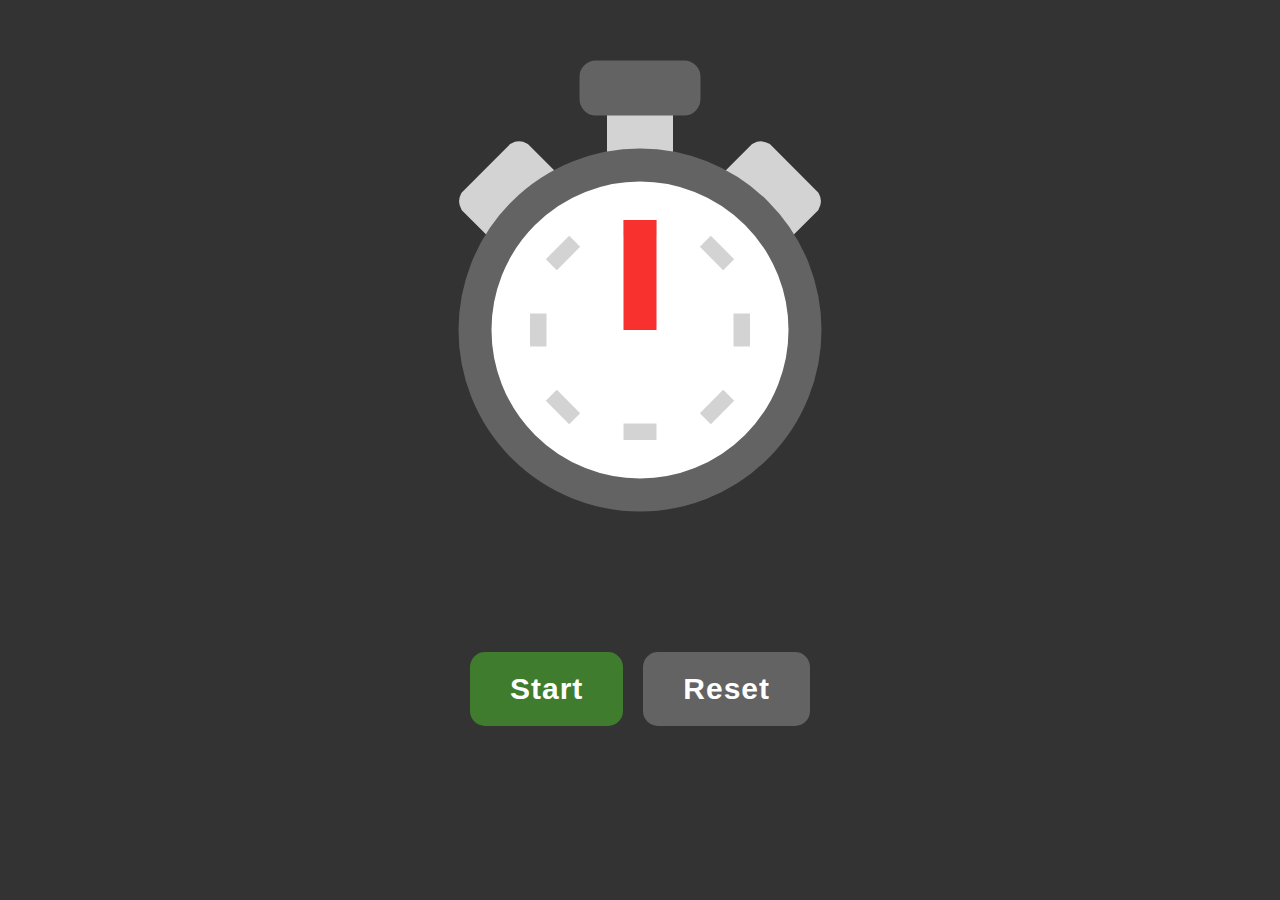
<file: index.html>
<!DOCTYPE html>
<html lang="en">
	<head>
		<meta charset="UTF-8" />
		<meta
			http-equiv="X-UA-Compatible"
			content="IE=edge" />
		<meta
			name="viewport"
			content="width=device-width, initial-scale=1.0" />

		<!-- link font -->
		<link
			rel="stylesheet"
			href="./styles/stopwatch.css" />
		<title>Stopwatch</title>
	</head>

	<body>
		<div class="container">
			<div class="stopwatch">
				<svg
					width="550"
					height="550"
					viewBox="0 0 50 50"
					xmlns="http://www.w3.org/2000/svg">
					<path
						d="m22.5 15v-5h5v5zm10.5 1 2.5-2.5a1 1 0 0 1 1 0l4.3 4.3a1 1 0 0 1 0 1l-2.5 2.5zm-16 0-2.5-2.5a1 1 0 0 0-1 0l-4.3 4.3a1 1 0 0 0 0 1l2.5 2.5z"
						fill="#d3d3d3"
						stroke="#d3d3d3" />
					<path
						class="js-click"
						d="m21 6h8a1 1 0 0 1 1 1v2a1 1 0 0 1-1 1h-8a1 1 0 0 1-1-1v-2a1 1 0 0 1 1-1"
						fill="#636363"
						stroke="#636363" />
					<circle
						cx="25"
						cy="30"
						r="15"
						stroke="#636363"
						stroke-width="3px"
						fill="#fff" />
					<path
						d="m25 20v1.5m0 18.5v-1.5m-10-8.5h1.5m18.5 0h-1.5m-1 7.5-1-1m-14 1 1-1m-1-14 1 1m14-1-1 1"
						stroke="#d3d3d3"
						stroke-width="3px" />
					<line
						class="js-arm"
						x1="25"
						x2="25"
						y1="30"
						y2="20"
						stroke="#f8312f"
						stroke-width="3px" />
				</svg>
				<!-- ⏱️ -->
				<div class="time-box disappears js-time-box">00:00:00</div>
			</div>
			<button class="start-btn js-start-btn">Start</button>
			<button class="reset-btn js-reset-btn">Reset</button>
		</div>

		<script src="./scripts/stopwatch.js"></script>
	</body>
</html>
</file>
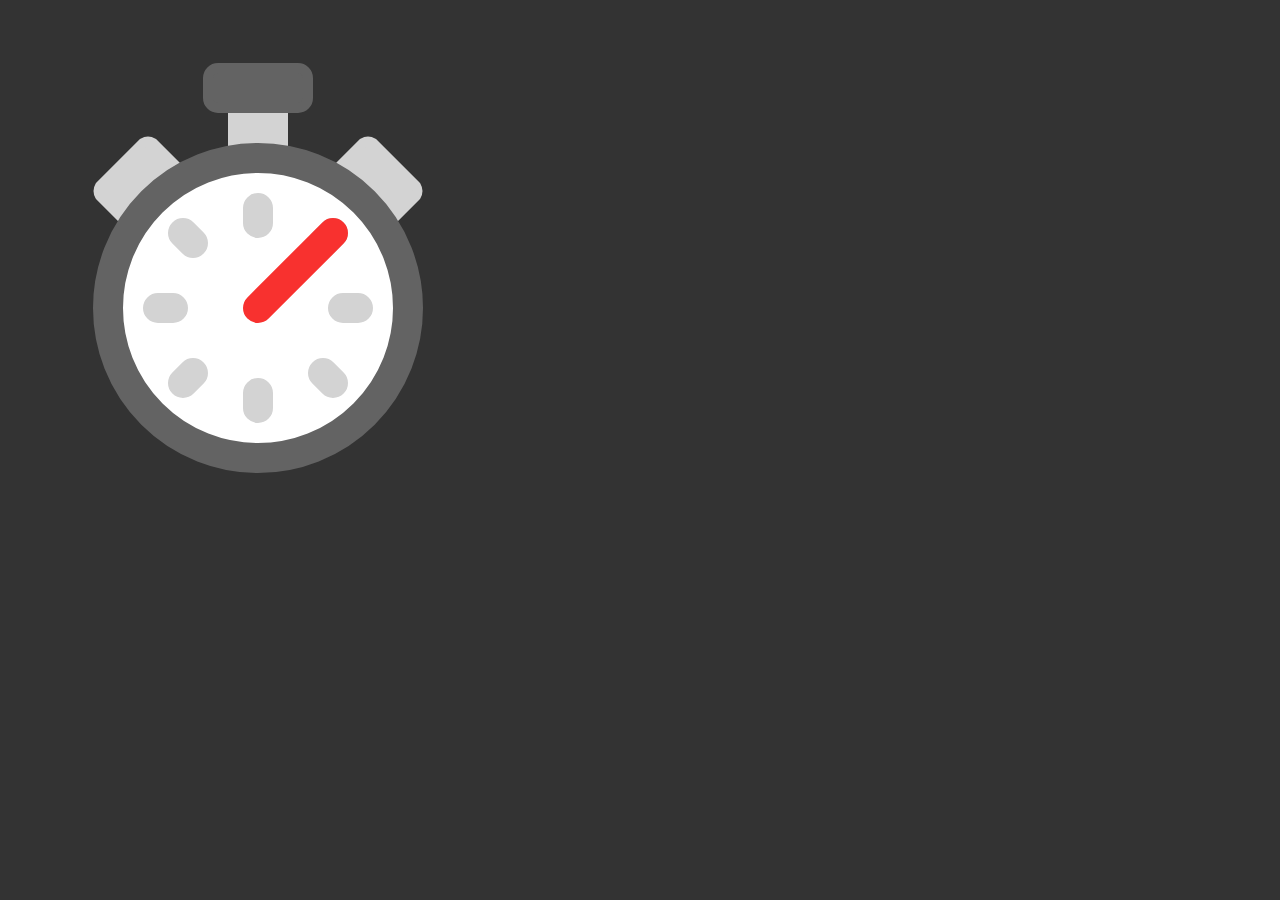
<file: stopwatch-svg.html>
<!DOCTYPE html>
<html lang="en">

<head>
  <meta charset="UTF-8">
  <meta http-equiv="X-UA-Compatible" content="IE=edge">
  <meta name="viewport" content="width=device-width, initial-scale=1.0, maximum-scale=1.0">

  <!-- link font -->
  <link rel="stylesheet" href="./">
  <title>Document</title>
  <style>
    body {
      background-color: #333333;
    }

    svg {
      stroke: black;
      stroke-width: 1;
      /* border: 1px black solid; */
      fill: none;
      stroke-linejoin: round;
      stroke-linecap: round;
    }

    circle {
      stroke: #636363;
      stroke-width: 3px;
    }
  </style>

</head>

<body>
  <div>
    <svg viewBox="0 0 50 50" width="500" height="500">

      <path stroke="#d3d3d3" fill="#d3d3d3" d="
        M 22.5 15
        v -5
        h 5
        v 5
        z

        M 33 16
        l 2.5 -2.5
        a 1 1 0 0 1 1 0
        l 4.3 4.3
        a 1 1 0 0 1 0 1
        l -2.5 2.5
        z

        M 17 16
        l -2.5 -2.5
        a 1 1 0 0 0 -1 0
        l -4.3 4.3
        a 1 1 0 0 0 0 1
        l 2.5 2.5
        z
        " />
      <path stroke="#636363" fill="#636363" d="
        M 21 6 
        h 8
        a 1 1 0 0 1 1 1
        v2
        a 1 1 0 0 1 -1 1
        h -8
        a 1 1 0 0 1 -1 -1
        v -2
        a 1 1 0 0 1 1 -1
        " />

      <circle cx="25" cy="30" r="15" fill="white" />
      <!-- <rect stroke="#636363" fill="#636363"x="20" y="6.5" height="4" width="10"/> -->

      <path stroke="#d3d3d3" stroke-width="3px" d="
        M 25 20 v 1.5
        M 25 40 v -1.5
        M 15 30 h 1.5
        M 35 30 h -1.5
        M 32.5 37.5 l -1 -1
        M 17.5 37.5 l 1 -1
        M 17.5 22.5 l 1 1
        M 32.5 22.5 l -1 1
        " />

      <line stroke="#f8312f" stroke-width="3px" x1="25" y1="30" x2="32.5" y2="22.5" />
    </svg>

  </div>
</body>

</html>

<!-- l 3 -3
a 0.5 0.5 0 0 1 1 1 -->
</file>
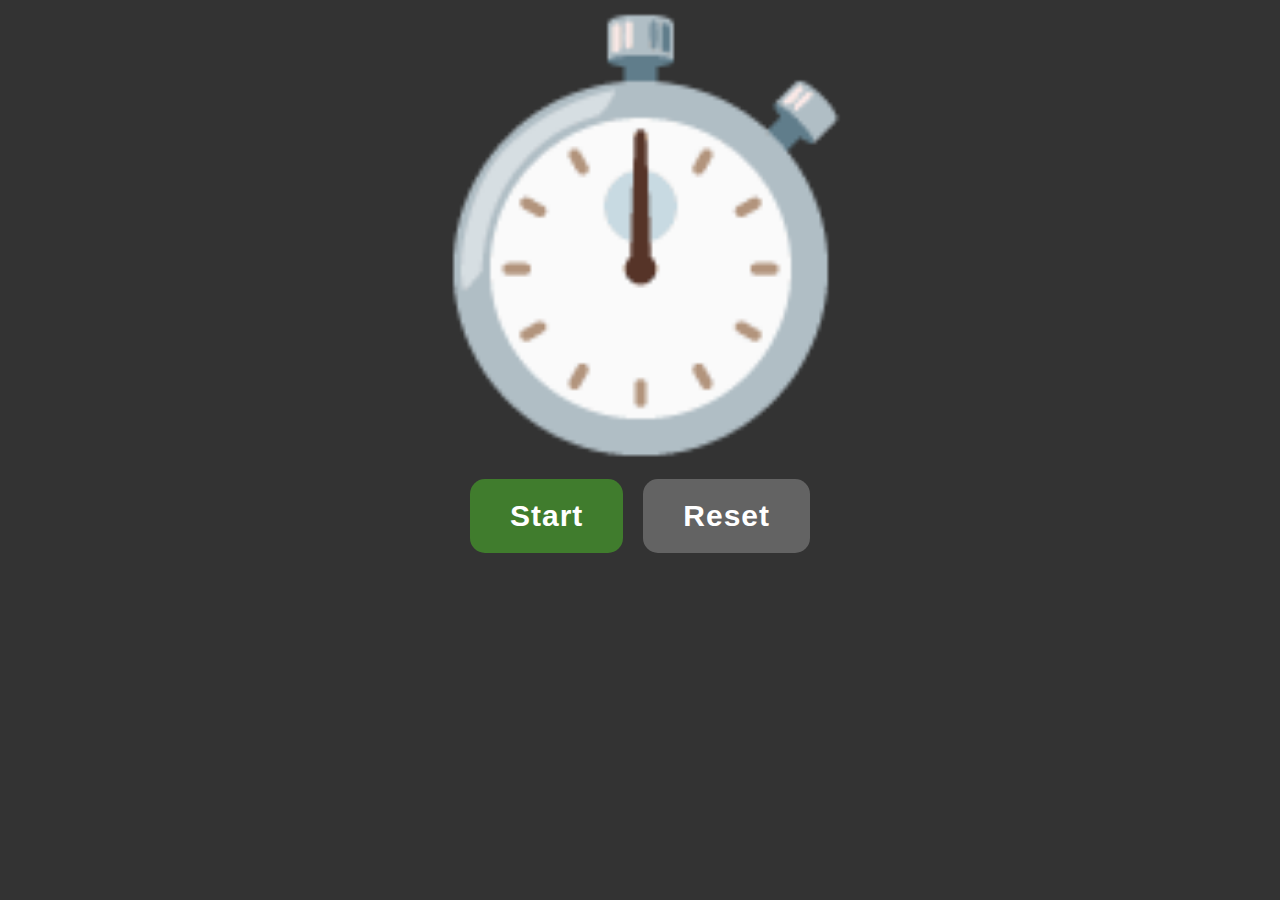
<file: stopwatch.html>
<!DOCTYPE html>
<html lang="en">

<head>
  <meta charset="UTF-8">
  <meta http-equiv="X-UA-Compatible" content="IE=edge">
  <meta name="viewport" content="width=device-width, initial-scale=1.0">

  <!-- link font -->
  <link rel="stylesheet" href="./styles/stopwatch.css">
  <title>Stopwatch</title>
</head>

<body>
  <div class="container">
    <div class="stopwatch">
      ⏱️
      <div class="time-box disappears js-time-box">00:00:00</div>
    </div>
    <button class="start-btn js-start-btn">Start</button>
    <button class="reset-btn js-reset-btn">Reset</button>
  </div>

  <script src="./scripts/stopwatch.js"></script>
</body>

</html>
</file>
<file: styles/stopwatch.css>
*,
*:before,
*:after {
	margin: 0;
	padding: 0;
	box-sizing: border-box;
}

html {
	font-size: 10px;
}

body {
	font-family: 'Open Sans', sans-serif;
	font-size: 1.6rem;
	background-color: #333;
}

.container {
	display: flex;
	flex-wrap: wrap;
	justify-content: center;
}
.stopwatch {
	position: relative;
	font-size: 40rem;
	flex-basis: 100%;
	text-align: center;
}

.time-box {
	position: absolute;
	top: 62%;
  left: 50%;
	padding: 15px 30px;
	border: 3px solid black;
	border-radius: 15px;
	font-weight: bold;
	background-color: white;
	font-size: 3.5rem;
	margin: auto;
  transform: translate(-50%, -50%) scale(0);
	transform-origin: center center;
	transition: transform 0.3s ease;
}
.start-btn,
.reset-btn {
	display: block;
	padding: 20px 40px;
	margin: 10px;
	border-style: none;
	border-radius: 15px;
	font-size: 3rem;
	background-color: #407c2d;
	color: white;
	font-weight: bold;
	letter-spacing: 1px;
	cursor: pointer;
	transition: background-color 0.2s;
}
.start-btn:active {
	background-color: #275a18;
}

.reset-btn {
	background-color: #636363;
}
.reset-btn:active {
	background-color: #474747;
}
.reset-btn {
	background-color: #636363;
}
.stop-btn {
	background-color: #f8312f;
}
.stop-btn:active {
	background-color: #af1614;
}

.is-timebox-toggled {
	animation: appears 0.2s;
	transform: translate(-50%, -50%) scale(1);
}

@keyframes appears {
	75% {
		transform: translate(-50%, -50%) scale(1.5);
	}
	100% {
		transform: translate(-50%, -50%) scale(1);
	}
}

.appears {
	animation: appears 0.2s;
	transform: scale(1);
}
</file>
